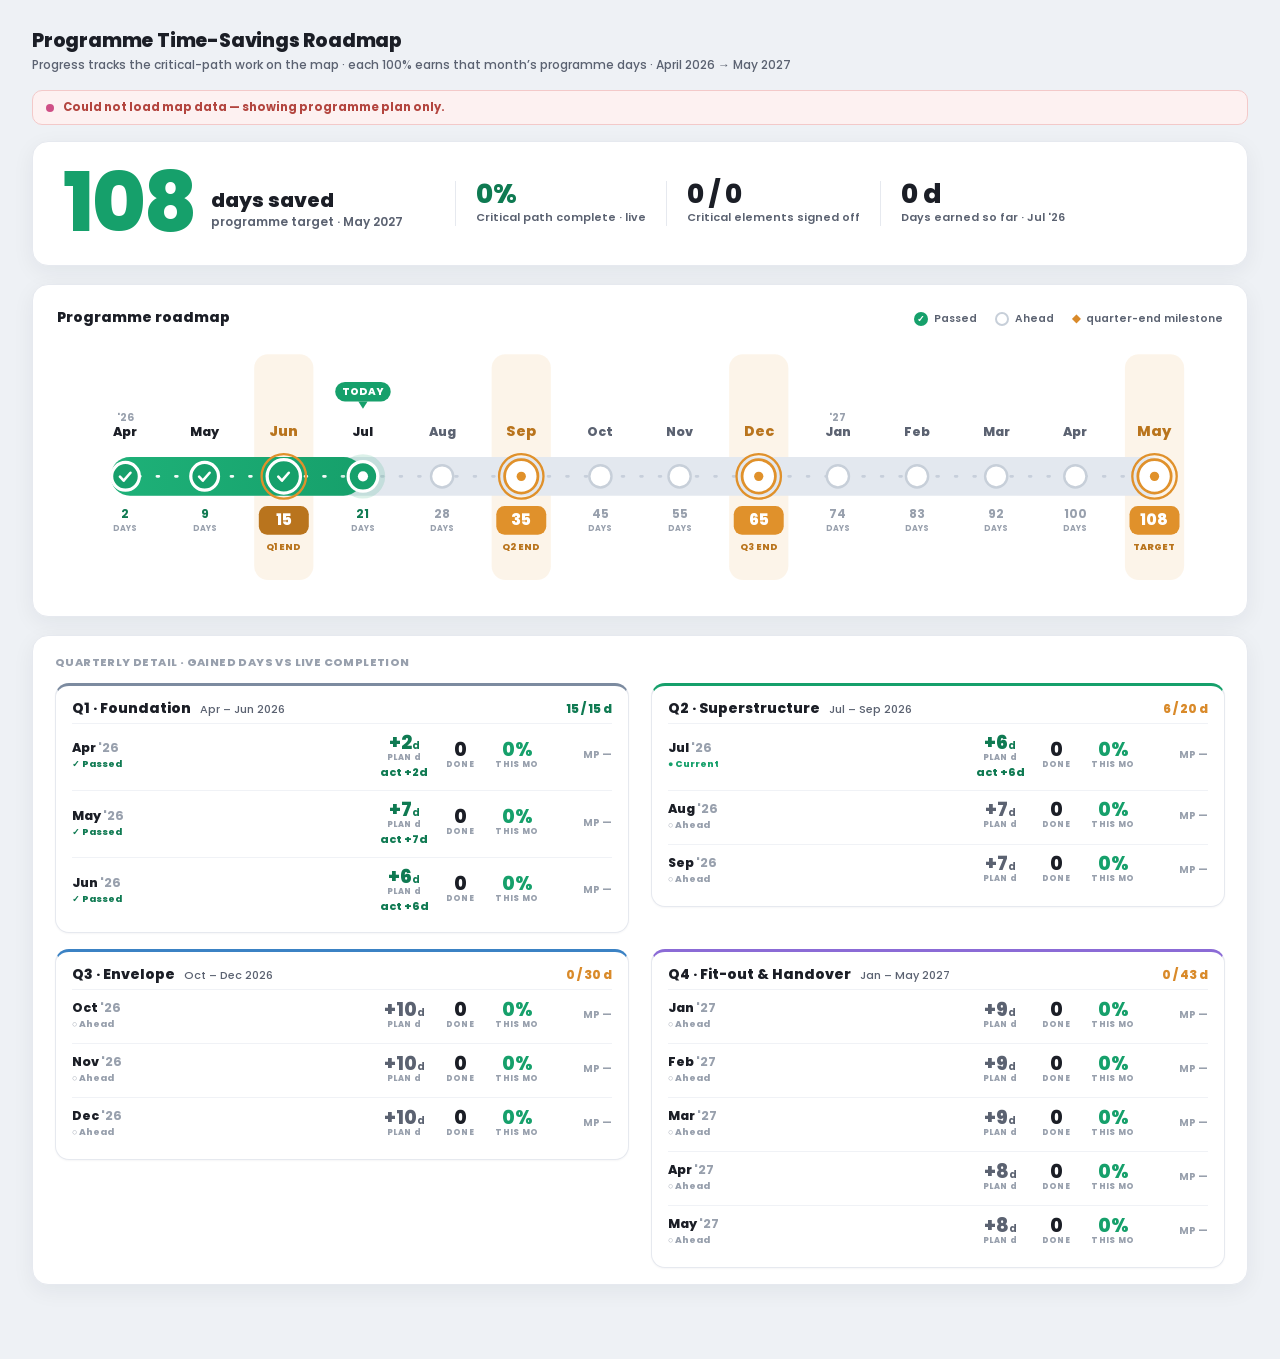
<file: presentation/report-linked-template.html>
<!DOCTYPE html><html><head><meta charset="utf-8">
<meta name="viewport" content="width=device-width, initial-scale=1">
<link href="https://fonts.googleapis.com/css2?family=Poppins:wght@400;500;600;700;800&display=swap" rel="stylesheet">
<style>
*{box-sizing:border-box;margin:0;padding:0}
body{font-family:'Poppins',-apple-system,BlinkMacSystemFont,sans-serif;background:#eef1f5;color:#1b1e26;-webkit-font-smoothing:antialiased}
@keyframes fadein{from{opacity:0;transform:translateY(8px)}to{opacity:1;transform:none}}
@keyframes rpulse{0%,100%{r:19}50%{r:29}}
.rp-pulse{animation:rpulse 2.2s ease-in-out infinite}
</style></head>
<body>
<div id="app" style="max-width:1340px;margin:0 auto;padding:26px 32px 56px"></div>
<script>
(function(){
  var R = window.__ROLLUP || null;
  var ASOF = window.__ASOF || "Jul '26";
  var base=[["Apr","'26",2],["May","'26",7],["Jun","'26",6],["Jul","'26",6],["Aug","'26",7],["Sep","'26",7],["Oct","'26",10],["Nov","'26",10],["Dec","'26",10],["Jan","'27",9],["Feb","'27",9],["Mar","'27",9],["Apr","'27",8],["May","'27",8]];
  var mp=[164,null,null,368,362,491,560,544,608,535,541,474,514,348];
  var groupsDef=[
    ["Q1 · Foundation","Apr – Jun 2026",[0,1,2],"#7c8ba0"],
    ["Q2 · Superstructure","Jul – Sep 2026",[3,4,5],"#16a06b"],
    ["Q3 · Envelope","Oct – Dec 2026",[6,7,8],"#3b82c4"],
    ["Q4 · Fit-out & Handover","Jan – May 2027",[9,10,11,12,13],"#8b6bd6"]
  ];
  function curIdx(){var i=base.findIndex(function(b){return (b[0]+" "+b[1])===ASOF||(b[0]+b[1])===ASOF;});return i<0?3:i;}
  function compute(){
    var M=[],cumDays=0,CALD=[30,31,30,31,31,30,31,30,31,31,28,31,30,31];   /* 各月日历天数 Apr'26..May'27 */
    for(var i=0;i<14;i++){
      var target=base[i][2]; cumDays+=target;
      var doneEl=R&&R.critDoneMonth?(R.critDoneMonth[i]||0):0;
      var planMo=R&&R.planMonth?(R.planMonth[i]||0):0;
      var cumEl=R&&R.critCum?(R.critCum[i]||0):0;
      var planned=R?R.critPlanned:0;
      var pct=(R&&planned)?Math.round(cumEl/planned*100):0;
      var daysEarned=Math.round(target*pct/100);
      /* 实际净天数(仅对照, 不改 +target 计划基线):
         Apr/May/Jun(前15天)已确定满赚; 七月起 = 完成比例×(整月天数+target) − 整月天数。
         做0%→ −整月天数(如七月 −31), 做100%→ +target(如 +6), 中间线性。 */
      var earnedMo;
      if(i<3){ earnedMo=target; }
      else{ var _r=planMo>0?Math.max(0,Math.min(1,doneEl/planMo)):1; earnedMo=Math.round(_r*(CALD[i]+target)-CALD[i]); }
      M.push({i:i,mo:base[i][0],yr:base[i][1],target:target,cumDays:cumDays,doneEl:doneEl,planMo:planMo,earnedMo:earnedMo,cumEl:cumEl,pct:pct,daysEarned:daysEarned,mp:(planMo>0?planMo:null)});   /* MP 接真实每月计划量(R.planMonth), 不再用写死的 mp[] */
    }
    return M;
  }
  function roadmapSVG(M,CUR){
    var GR="#16a06b",GRD="#0f7a52",INK="#1b1e26",DIM="#5b6271",FAINT="#98a0ad";
    var MS={2:'Q1 END',5:'Q2 END',8:'Q3 END',13:'TARGET'};
    var MC="#e0912b",MCD="#b9741d";
    var VW=1260,VH=290,cy=156,x0=74,x1=1186,step=(x1-x0)/13;
    var X=function(i){return x0+i*step;}, curX=X(CUR);
    var s='';
    for(var i=0;i<14;i++){ if(MS[i]!=null){var x=X(i); s+='<rect x="'+(x-32)+'" y="24" width="64" height="'+(VH-46)+'" rx="15" fill="'+MC+'" opacity="0.10"/>';}}
    s+='<defs><linearGradient id="road2" x1="0" y1="0" x2="1" y2="0"><stop offset="0" stop-color="#1eb178"/><stop offset="1" stop-color="'+GR+'"/></linearGradient></defs>';
    s+='<rect x="'+(x0-16)+'" y="'+(cy-21)+'" width="'+(x1-x0+32)+'" height="42" rx="21" fill="#e3e8ef"/>';
    s+='<rect x="'+(x0-16)+'" y="'+(cy-21)+'" width="'+(curX-(x0-16))+'" height="42" rx="21" fill="url(#road2)"/>';
    s+='<line x1="'+(x0-6)+'" y1="'+cy+'" x2="'+curX+'" y2="'+cy+'" stroke="#fff" stroke-width="3" stroke-dasharray="2 18" stroke-linecap="round" opacity="0.95"/>';
    s+='<line x1="'+curX+'" y1="'+cy+'" x2="'+(x1+6)+'" y2="'+cy+'" stroke="#c7cfdb" stroke-width="3" stroke-dasharray="2 18" stroke-linecap="round"/>';
    for(var i=0;i<14;i++){
      var m=M[i],x=X(i),done=i<CUR,cur=i===CUR,ms=MS[i]!=null;
      s+='<text x="'+x+'" y="'+(cy-44)+'" font-size="'+(ms?15.5:13.5)+'" font-weight="800" fill="'+(ms?MCD:((done||cur)?INK:DIM))+'" text-anchor="middle">'+m.mo+'</text>';
      if(m.yr!==(M[i-1]&&M[i-1].yr)) s+='<text x="'+x+'" y="'+(cy-60)+'" font-size="11" font-weight="700" fill="'+FAINT+'" text-anchor="middle">'+m.yr+'</text>';
      if(cur) s+='<circle class="rp-pulse" cx="'+x+'" cy="'+cy+'" r="24" fill="'+GR+'" opacity="0.15"/>';
      var Rr=ms?18:(cur?16:(done?15:12));
      if(ms) s+='<circle cx="'+x+'" cy="'+cy+'" r="'+(Rr+6)+'" fill="none" stroke="'+MC+'" stroke-width="2.5"/>';
      if(cur){
        s+='<circle cx="'+x+'" cy="'+cy+'" r="'+Rr+'" fill="'+GR+'" stroke="#fff" stroke-width="3.5"/>';
        s+='<circle cx="'+x+'" cy="'+cy+'" r="5.5" fill="#fff"/>';
      } else if(done){
        s+='<circle cx="'+x+'" cy="'+cy+'" r="'+Rr+'" fill="'+GR+'" stroke="#fff" stroke-width="3.5"/>';
        s+='<path d="M'+(x-6)+','+(cy+0.4)+' l4,4.3 l7.4,-8.6" fill="none" stroke="#fff" stroke-width="2.8" stroke-linecap="round" stroke-linejoin="round"/>';
      } else {
        s+='<circle cx="'+x+'" cy="'+cy+'" r="'+Rr+'" fill="#fff" stroke="'+(ms?MC:'#c7cfd9')+'" stroke-width="'+(ms?3:2.6)+'"/>';
        if(ms) s+='<circle cx="'+x+'" cy="'+cy+'" r="5" fill="'+MC+'"/>';
      }
      if(ms){
        s+='<rect x="'+(x-27)+'" y="'+(cy+32)+'" width="54" height="31" rx="9" fill="'+((done||cur)?MCD:MC)+'"/>';
        s+='<text x="'+x+'" y="'+(cy+53)+'" font-size="17" font-weight="800" fill="#fff" text-anchor="middle">'+m.cumDays+'</text>';
        s+='<text x="'+x+'" y="'+(cy+80)+'" font-size="10" font-weight="800" fill="'+MCD+'" text-anchor="middle">'+MS[i]+'</text>';
      } else {
        s+='<text x="'+x+'" y="'+(cy+45)+'" font-size="13" font-weight="700" fill="'+((done||cur)?GRD:FAINT)+'" text-anchor="middle">'+m.cumDays+'</text>';
        s+='<text x="'+x+'" y="'+(cy+59)+'" font-size="8.5" font-weight="700" fill="'+FAINT+'" text-anchor="middle">DAYS</text>';
      }
    }
    s+='<g transform="translate('+curX+','+(cy-86)+')"><rect x="-30" y="-16" width="60" height="21" rx="10.5" fill="'+GR+'"/><text x="0" y="-1.5" font-size="11" font-weight="800" fill="#fff" text-anchor="middle">TODAY</text><path d="M-5,5 L5,5 L0,13 Z" fill="'+GR+'"/></g>';
    return '<svg viewBox="0 0 '+VW+' '+VH+'" style="width:100%;height:auto;display:block" preserveAspectRatio="xMidYMid meet">'+s+'</svg>';
  }
  function areaCards(areas){
    return areas.map(function(a){
      return '<div style="border:1px solid #e6e9ef;border-top:3px solid '+a.col+';border-radius:13px;padding:13px 16px">'
        +'<div style="display:flex;align-items:baseline;gap:8px;margin-bottom:8px"><div style="font-size:13.5px;font-weight:800;color:#1b1e26">'+a.label+'</div><div style="flex:1"></div><div style="font-size:24px;font-weight:800;color:'+a.barCol+';line-height:1">'+a.pct+'%</div></div>'
        +'<div style="display:flex;align-items:baseline;justify-content:space-between;gap:6px;margin-bottom:11px"><div style="font-size:10.5px;font-weight:700;color:#98a0ad">vs plan node <b style="color:#5b6271">'+a.plannedPct+'%</b></div><div style="font-size:10.5px;font-weight:800;color:'+a.deltaCol+'">'+a.deltaTxt+'</div></div>'
        +'<div style="display:flex;gap:0"><div style="flex:1;border-right:1px solid #f0f2f6"><div style="font-size:18px;font-weight:800;color:#0f7a52;line-height:1">'+a.daysEarned+'<small style="font-size:10px;font-weight:700">/'+a.daysShare+'d</small></div><div style="font-size:8.5px;font-weight:800;color:#98a0ad;letter-spacing:.3px;margin-top:2px">DAYS EARNED</div></div>'
        +'<div style="flex:1;padding-left:12px"><div style="font-size:18px;font-weight:800;color:#1b1e26;line-height:1">'+a.finish+'</div><div style="font-size:8.5px;font-weight:800;color:#98a0ad;letter-spacing:.3px;margin-top:2px">FINISH LINE</div></div></div>'
        +'<div style="font-size:10px;font-weight:700;color:#98a0ad;margin-top:9px">'+a.done+' / '+a.planned+' critical elements</div>'
      +'</div>';
    }).join('');
  }
  function groupCards(M,CUR,areaSeries){
    return groupsDef.map(function(gd){
      var label=gd[0],range=gd[1],idxs=gd[2],col=gd[3];
      var subTarget=idxs.reduce(function(a,k){return a+M[k].target;},0);
      var subDone=idxs.reduce(function(a,k){return a+(k<=CUR?M[k].target:0);},0);
      var subCol=subDone<subTarget?"#d98a2a":"#0f7a52";
      var rows=idxs.map(function(k){
        var m=M[k],done=k<CUR,cur=k===CUR;
        var tag=done?"✓ Passed":(cur?"● Current":"○ Ahead");
        var tagCol=done?"#0f7a52":(cur?"#16a06b":"#98a0ad");
        var pillCol=(done||cur)?"#0f7a52":"#5b6271";
        var mpTxt=m.mp!=null?("MP "+m.mp):"MP —";
        var bits=areaSeries.map(function(a){
          var abd=(a.doneMonth&&a.doneMonth[k])||0;
          var apm=(a.planMonth&&a.planMonth[k])||0;              /* 本月口径: 本月该区完成 ÷ 本月该区计划 */
          var abp=apm>0?Math.min(100,Math.round(abd/apm*100)):0;
          return '<div style="display:flex;align-items:center;gap:8px;padding:2px 0">'
            +'<div style="width:58px;flex:0 0 auto;display:flex;align-items:center;gap:6px;padding-left:12px"><span style="width:8px;height:8px;border-radius:2px;background:'+a.col+';flex:0 0 auto"></span><span style="font-size:11px;font-weight:800;color:#7a8194">'+a.key+'</span></div>'
            +'<div style="flex:1"></div><div style="text-align:center;min-width:46px"></div>'
            +'<div style="text-align:center;min-width:44px"><div style="font-size:13px;font-weight:800;color:#5b6271;line-height:1">'+abd+'</div></div>'
            +'<div style="text-align:center;min-width:54px"><div style="font-size:13px;font-weight:800;color:'+a.col+';line-height:1">'+abp+'%</div></div>'
            +'<div style="width:60px;flex:0 0 auto"></div></div>';
        }).join('');
        return '<div style="border-top:1px solid #f0f2f6;padding:9px 0 8px"><div style="display:flex;align-items:center;gap:8px">'
          +'<div style="width:58px;flex:0 0 auto"><div style="font-size:12.5px;font-weight:800;color:#1b1e26">'+m.mo+' <span style="color:#98a0ad;font-weight:700">'+m.yr+'</span></div><div style="font-size:9px;font-weight:800;color:'+tagCol+';margin-top:1px">'+tag+'</div></div>'
          +'<div style="flex:1"></div>'
          +'<div style="text-align:center;min-width:52px"><div style="font-size:19px;font-weight:800;color:'+pillCol+';line-height:1">+'+m.target+'<small style="font-size:10px;font-weight:700">d</small></div><div style="font-size:8px;font-weight:800;color:#98a0ad;letter-spacing:.3px">PLAN d</div>'+((k<=CUR)?('<div style="font-size:11px;font-weight:800;line-height:1.1;margin-top:2px;color:'+(m.earnedMo>=m.target?'#0f7a52':'#c0392b')+'">act '+(m.earnedMo>=0?'+':'')+m.earnedMo+'d</div>'):'')+'</div>'
          +'<div style="text-align:center;min-width:44px"><div style="font-size:19px;font-weight:800;color:#1b1e26;line-height:1">'+m.doneEl+'</div><div style="font-size:8px;font-weight:800;color:#98a0ad;letter-spacing:.3px">DONE</div></div>'
          +'<div style="text-align:center;min-width:54px"><div style="font-size:19px;font-weight:800;color:#16a06b;line-height:1">'+(m.planMo>0?Math.min(100,Math.round(m.doneEl/m.planMo*100)):0)+'%</div><div style="font-size:8px;font-weight:800;color:#98a0ad;letter-spacing:.3px">THIS MO</div></div>'
          +'<div style="width:60px;text-align:right;flex:0 0 auto;font-size:10px;font-weight:700;color:#98a0ad">'+mpTxt+'</div></div>'
          +'<div style="margin-top:4px">'+bits+'</div></div>';
      }).join('');
      return '<div style="animation:fadein .5s ease .1s both"><div style="background:#fff;border:1px solid #e6e9ef;border-top:3px solid '+col+';border-radius:14px;padding:12px 16px 8px;box-shadow:0 1px 2px rgba(20,30,50,.04)">'
        +'<div style="display:flex;align-items:baseline;gap:9px;margin-bottom:4px"><div style="font-size:14px;font-weight:800">'+label+'</div><div style="font-size:11px;color:#5b6271;font-weight:500">'+range+'</div><div style="flex:1"></div><div style="font-size:12px;font-weight:800;color:'+subCol+'">'+subDone+' / '+subTarget+' d</div></div>'
        +rows+'</div></div>';
    }).join('');
  }
  function render(){
    var M=compute(), CUR=curIdx();
    var totalDays=M[13].cumDays;
    var critPct=R?(R.critPct||0):0;
    var cats=(R&&R.critByCat?R.critByCat:[]).map(function(c){return {label:c.label,done:c.done,planned:c.planned,pct:c.planned?Math.round(c.done/c.planned*100):0,col:(c.done>=c.planned&&c.planned>0)?"#16a06b":"#d98a2a"};});
    var cumArr=M.map(function(m){return m.cumDays;});
    var areaSeries=(R&&R.byArea)?R.byArea:[];
    var areas=areaSeries.map(function(a){
      var denom=cumArr[a.finishIdx]||cumArr[13];
      var plannedPct=Math.max(0,Math.min(100,Math.round(cumArr[CUR]/denom*100)));
      var delta=a.pct-plannedPct;
      return {key:a.key,label:a.label,col:a.col,pct:a.pct,plannedPct:plannedPct,done:a.done,planned:a.planned,daysShare:a.daysShare,daysEarned:a.daysEarned,finish:a.finish,barCol:a.pct>=100?"#16a06b":a.col,deltaTxt:(delta>=0?"▲ "+delta+"% ahead of plan":"▼ "+(-delta)+"% behind plan"),deltaCol:(delta>=0?"#0f7a52":"#d98a2a")};
    });
    var liveMsg,liveBg,liveBd,liveFg,liveDot;
    if(!R){ liveMsg="Could not load map data — showing programme plan only."; liveBg="#fdf1f1";liveBd="#f3c9c9";liveFg="#b3453f";liveDot="#cf4f86"; }
    else if(!R.hasCrit){ liveMsg="No critical-path zones defined on the map yet. Mark zones as critical there and their work drives this roadmap. ("+(R.totalPlanned||0)+" elements total across all zones.)"; liveBg="#fff7ec";liveBd="#f3ddb8";liveFg="#9a6a1c";liveDot="#e0912b"; }
    else { liveMsg="Live · critical path "+R.critDone+" of "+R.critPlanned+" elements complete ("+critPct+"%). Days are earned as critical work is signed off."; liveBg="#eefaf3";liveBd="#bfe6ce";liveFg="#0f7a52";liveDot="#16a06b"; }
    var asOfL=M[CUR].mo+" "+M[CUR].yr;
    var html='<div style="display:flex;align-items:center;gap:14px;margin-bottom:16px"><div>'
      +'<div style="font-size:19px;font-weight:800;letter-spacing:-.2px">Programme Time-Savings Roadmap</div>'
      +'<div style="font-size:12px;color:#5b6271;font-weight:500;margin-top:1px">Progress tracks the critical-path work on the map · each 100% earns that month’s programme days · April 2026 → May 2027</div>'
      +'</div></div>';
    html+='<div style="display:flex;align-items:center;gap:9px;background:'+liveBg+';border:1px solid '+liveBd+';color:'+liveFg+';border-radius:10px;padding:8px 13px;font-size:11.5px;font-weight:700;margin-bottom:16px"><span style="width:8px;height:8px;border-radius:50%;background:'+liveDot+';flex:0 0 auto"></span>'+liveMsg+'</div>';
    /* ── 每区欠天数：2026-06-30 重置为 0，只按 Jul→当前累计 Plan/Actual 计算 ── */
    (function(){
      var aseries=(R&&R.byArea)?R.byArea:[];
      var owedArrs=aseries.map(function(a){
        var owed=0,arr=[],pCum=0,dCum=0,gainCum=0;
        for(var i=0;i<14;i++){
          if(i>=3&&i<=CUR){
            var pm=(a.planMonth&&a.planMonth[i])||0,dm=(a.doneMonth&&a.doneMonth[i])||0;
            pCum+=pm;dCum+=dm;if(pm>0)gainCum+=base[i][2];
            owed=pCum>0?-Math.round(gainCum*Math.max(0,pCum-dCum)/pCum):0;
          }
          arr.push(Math.round(owed));
        }
        return {key:a.key,label:a.label,col:a.col,arr:arr,now:arr[CUR]};
      });
      if(owedArrs.length){
        var worst=owedArrs[0];owedArrs.forEach(function(o){if(o.now<worst.now)worst=o;});
        var cards=owedArrs.map(function(o){var neg=o.now<0;return '<div style="flex:1;min-width:120px;border:1px solid #e6e9ef;border-top:3px solid '+o.col+';border-radius:12px;padding:11px 14px'+(o===worst?';box-shadow:0 0 0 2px #c0392b':'')+'"><div style="font-size:12.5px;font-weight:800">'+o.label+(o===worst?' <span style="font-size:9px;color:#c0392b">◆ drives total</span>':'')+'</div><div style="font-size:28px;font-weight:800;color:'+(neg?"#c0392b":"#0f7a52")+';line-height:1.1;margin-top:3px">'+(o.now>0?"+":"")+o.now+'<span style="font-size:13px"> d</span></div><div style="font-size:10px;color:#98a0ad;font-weight:700">'+(neg?"behind":"ahead")+' · as of '+asOfL+'</div></div>';}).join('');
        html+='<div style="background:#fff;border:1px solid #e6e9ef;border-radius:16px;padding:18px 22px;box-shadow:0 6px 22px rgba(20,30,50,.06);margin-bottom:18px">'
          +'<div style="display:flex;align-items:baseline;gap:12px;flex-wrap:wrap;margin-bottom:12px"><div style="font-size:14px;font-weight:800">Schedule position (days) · by area</div><div style="font-size:11px;color:#5b6271">Reset to 0 at 30 Jun 2026 · Jul onward uses each area’s cumulative Plan vs Actual; total follows the worst area</div><div style="flex:1"></div>'
          +'<div style="font-size:13px;font-weight:800;color:'+(worst.now<0?"#c0392b":"#0f7a52")+'">Overall '+(worst.now>0?"+":"")+worst.now+' d ('+worst.label+')</div></div>'
          +'<div style="display:flex;gap:12px;flex-wrap:wrap">'+cards+'</div></div>';
      }
    })();
    html+='<div style="display:flex;align-items:stretch;gap:26px;background:#fff;border:1px solid #e6e9ef;border-radius:16px;padding:26px 30px;box-shadow:0 6px 22px rgba(20,30,50,.06);margin-bottom:18px;flex-wrap:wrap;animation:fadein .5s ease both">'
      +'<div style="display:flex;align-items:flex-end;gap:16px;padding-right:26px"><div style="font-size:82px;font-weight:800;color:#16a06b;line-height:.86;letter-spacing:-2px">'+totalDays+'</div>'
      +'<div style="padding-bottom:8px"><div style="font-size:20px;font-weight:800;color:#1b1e26;line-height:1">days saved</div><div style="font-size:12px;color:#5b6271;font-weight:600;margin-top:3px">programme target · May 2027</div></div></div>'
      +'<div style="display:flex;align-items:center;flex:1;flex-wrap:wrap;gap:4px 0">'
      +'<div style="display:flex;flex-direction:column;gap:2px;padding:0 20px;border-left:1px solid #e6e9ef"><div style="font-size:26px;font-weight:800;color:#0f7a52;line-height:1">'+critPct+'%</div><div style="font-size:11px;color:#5b6271;font-weight:600">Critical path complete · live</div></div>'
      +'<div style="display:flex;flex-direction:column;gap:2px;padding:0 20px;border-left:1px solid #e6e9ef"><div style="font-size:26px;font-weight:800;color:#1b1e26;line-height:1">'+(R?R.critDone:0)+' / '+(R?R.critPlanned:0)+'</div><div style="font-size:11px;color:#5b6271;font-weight:600">Critical elements signed off</div></div>'
      +'<div style="display:flex;flex-direction:column;gap:2px;padding:0 20px;border-left:1px solid #e6e9ef"><div style="font-size:26px;font-weight:800;color:#1b1e26;line-height:1">'+Math.round(totalDays*critPct/100)+' d</div><div style="font-size:11px;color:#5b6271;font-weight:600">Days earned so far · '+asOfL+'</div></div>'
      +'</div></div>';
    if(cats.length){
      html+='<div style="background:#fff;border:1px solid #e6e9ef;border-radius:16px;padding:16px 22px;box-shadow:0 6px 22px rgba(20,30,50,.06);margin-bottom:18px;animation:fadein .5s ease .03s both">'
        +'<div style="font-size:11px;font-weight:800;color:#98a0ad;letter-spacing:.4px;text-transform:uppercase;margin-bottom:10px">Critical-path quantities by category · each counted once</div>'
        +'<div style="display:flex;flex-wrap:wrap;gap:10px">'
        +cats.map(function(c){return '<div style="display:flex;align-items:center;gap:10px;background:#f6f8fb;border:1px solid #e6e9ef;border-radius:11px;padding:9px 14px;min-width:150px"><div style="flex:1"><div style="font-size:12.5px;font-weight:800;color:#1b1e26">'+c.label+'</div><div style="font-size:10px;font-weight:700;color:#98a0ad">'+c.done+' done · '+c.planned+' planned</div></div><div style="font-size:20px;font-weight:800;color:'+c.col+';line-height:1">'+c.pct+'%</div></div>';}).join('')
        +'</div></div>';
    }
    html+='<div style="background:#fff;border:1px solid #e6e9ef;border-radius:16px;padding:22px 24px 16px;box-shadow:0 6px 22px rgba(20,30,50,.06);margin-bottom:18px;animation:fadein .5s ease .06s both">'
      +'<div style="display:flex;align-items:baseline;justify-content:space-between;flex-wrap:wrap;gap:8px;margin-bottom:4px"><div style="font-size:14px;font-weight:800">Programme roadmap</div>'
      +'<div style="display:flex;gap:18px;flex-wrap:wrap;font-size:10.5px;color:#5b6271;font-weight:600">'
      +'<span style="display:flex;align-items:center;gap:6px"><span style="width:14px;height:14px;border-radius:50%;background:#16a06b;display:inline-flex;align-items:center;justify-content:center;color:#fff;font-size:9px">✓</span>Passed</span>'
      +'<span style="display:flex;align-items:center;gap:6px"><span style="width:14px;height:14px;border-radius:50%;background:#fff;border:2px solid #c7cfd9;display:inline-block"></span>Ahead</span>'
      +'<span style="display:flex;align-items:center;gap:6px"><span style="color:#d98a2a;font-weight:800">◆</span>quarter-end milestone</span>'
      +'</div></div>'+roadmapSVG(M,CUR)+'</div>';
    // combined: area cards + quarterly detail
    html+='<div style="background:#fff;border:1px solid #e6e9ef;border-radius:16px;padding:18px 22px 16px;box-shadow:0 6px 22px rgba(20,30,50,.06);margin-bottom:18px;animation:fadein .5s ease .06s both">';
    if(areas.length){
      html+='<div style="display:flex;align-items:baseline;justify-content:space-between;flex-wrap:wrap;gap:8px;margin-bottom:12px"><div style="font-size:11px;font-weight:800;color:#98a0ad;letter-spacing:.4px;text-transform:uppercase">Days shared across the three areas · each measured against its own finish · vs plan node</div><div style="font-size:11px;color:#5b6271;font-weight:600">108 d split by critical-path work volume</div></div>'
        +'<div style="display:grid;grid-template-columns:repeat(3,minmax(0,1fr));gap:14px">'+areaCards(areas)+'</div>'
        +'<div style="height:1px;background:#eef1f5;margin:18px 0 14px"></div>';
    }
    html+='<div style="font-size:11px;font-weight:800;color:#98a0ad;letter-spacing:.4px;text-transform:uppercase;margin-bottom:12px">Quarterly detail · gained days vs live completion</div>'
      +'<div style="display:grid;grid-template-columns:repeat(2,minmax(0,1fr));gap:16px 22px">'+groupCards(M,CUR,areaSeries)+'</div>';
    html+='</div>';
    document.getElementById('app').innerHTML=html;
  }
  render();
})();
</script>
</body></html>
</file>
